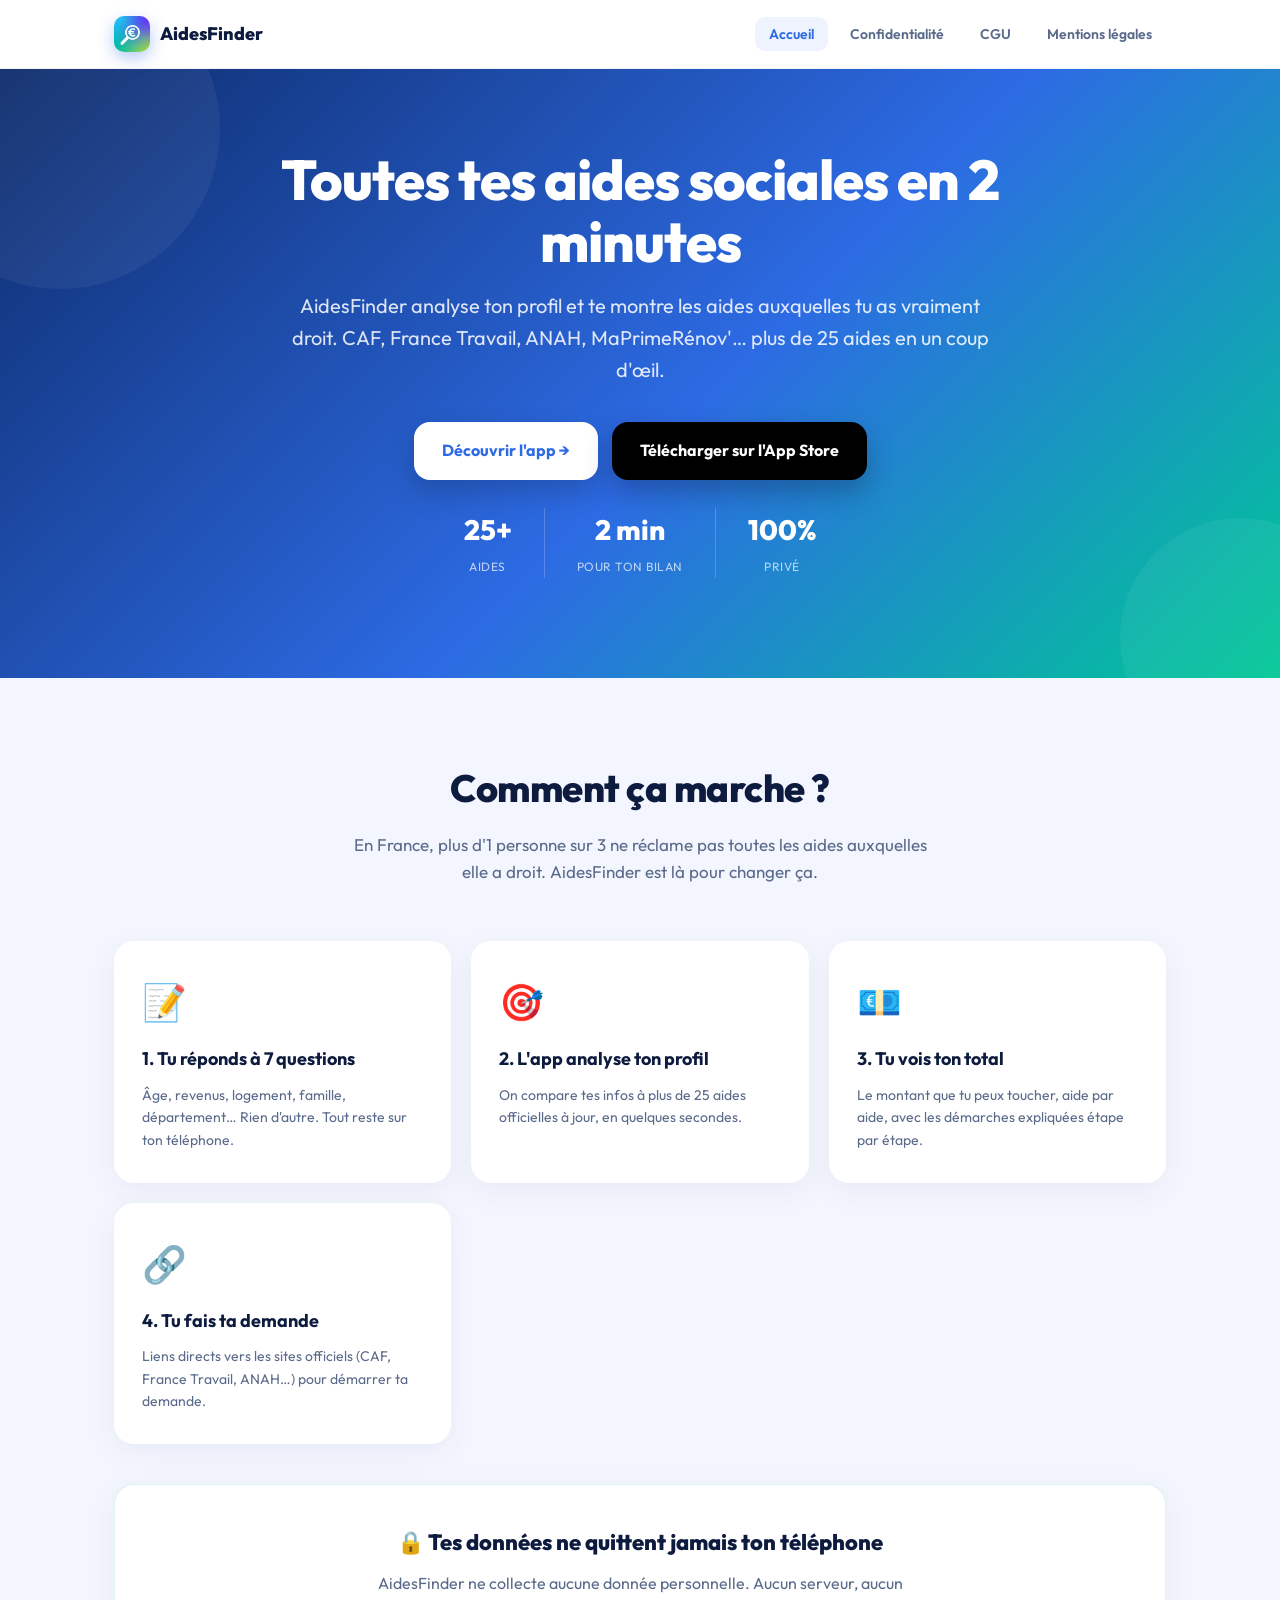
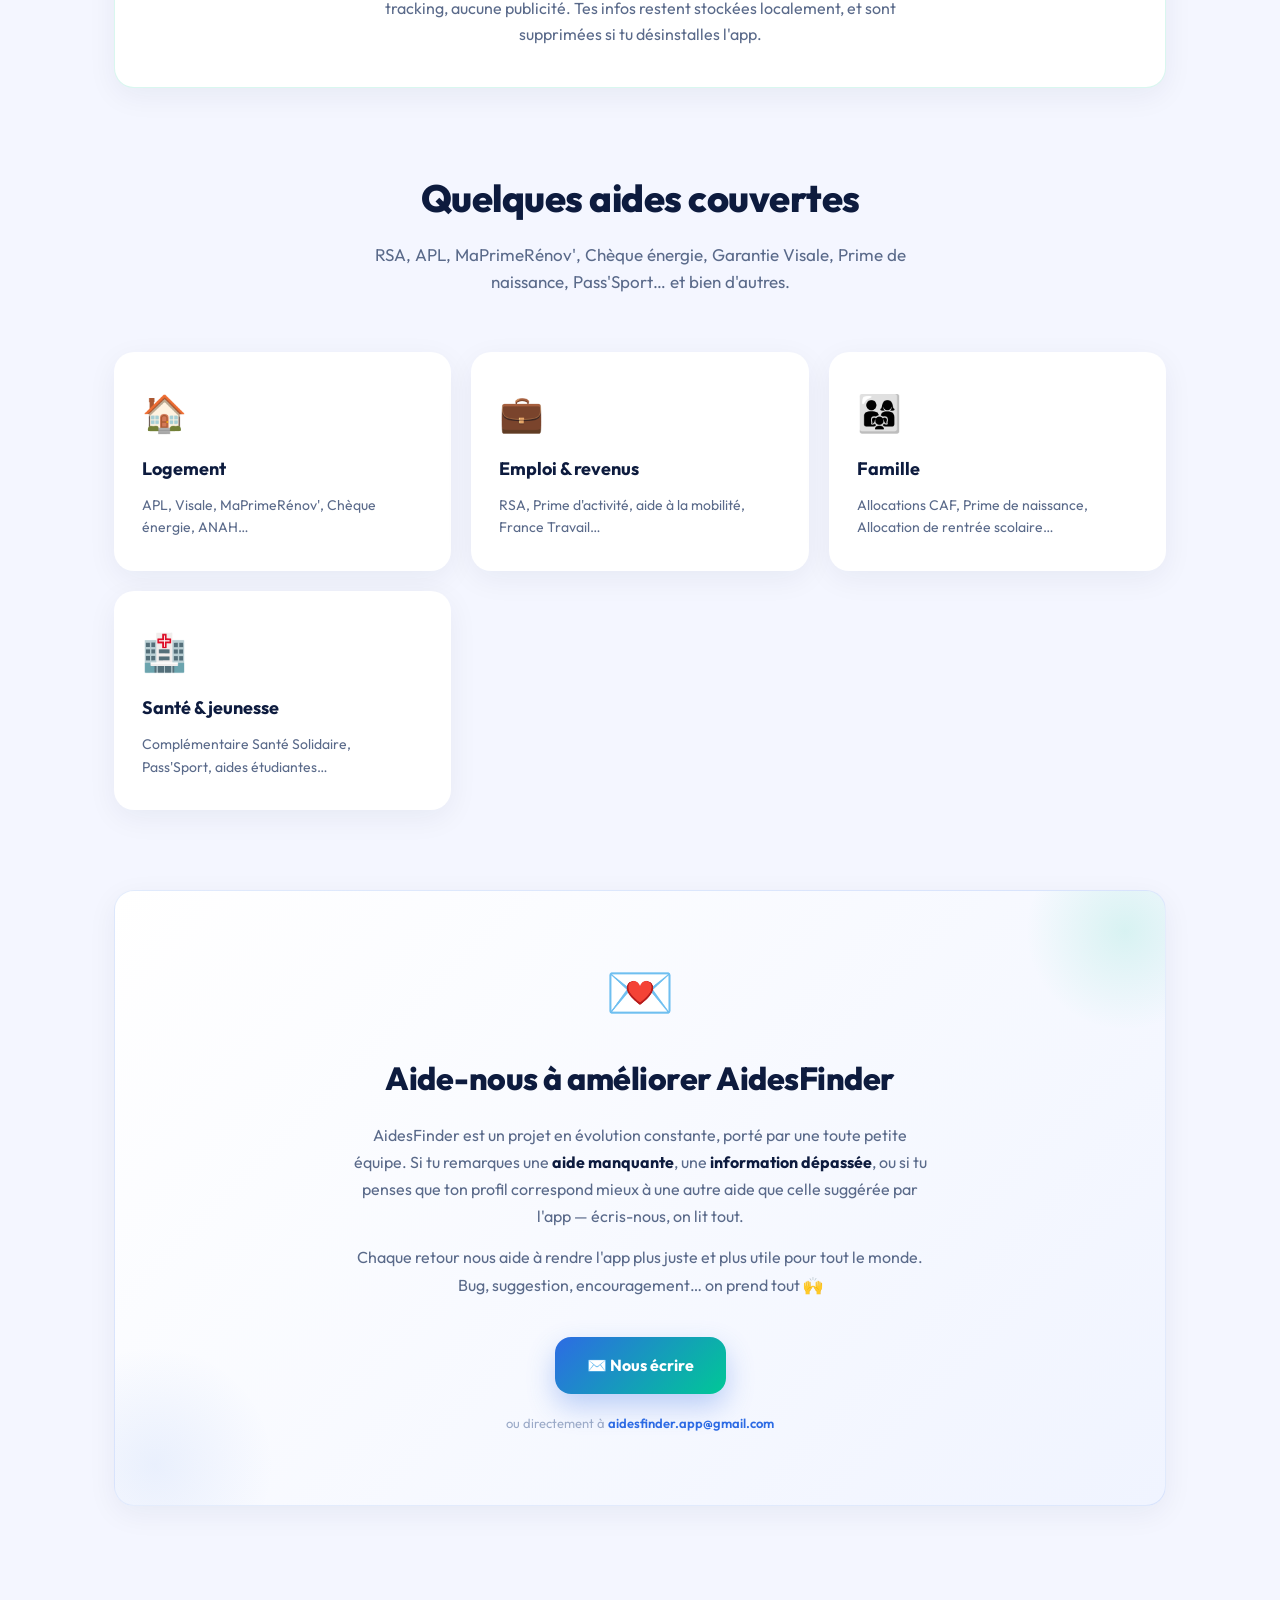
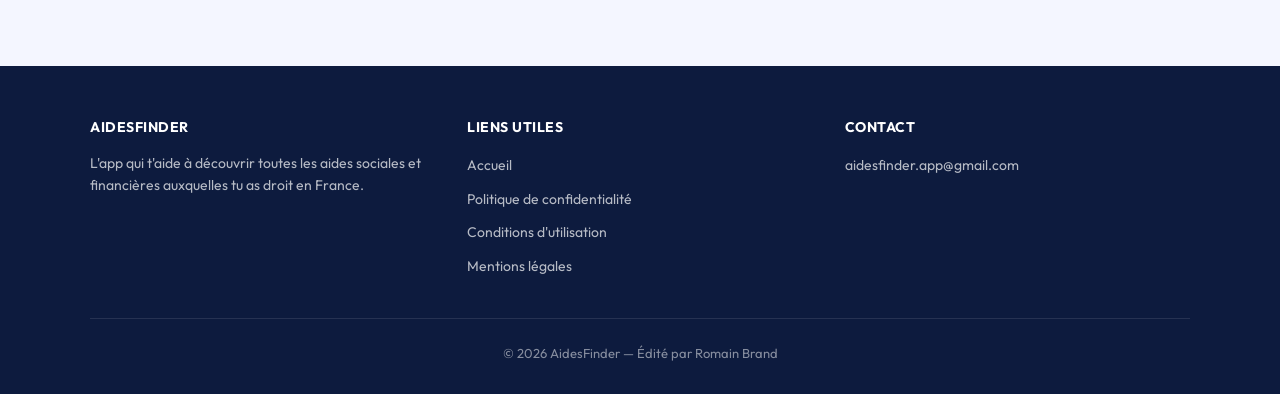
<file: index.html>
<!DOCTYPE html>
<html lang="fr">
<head>
  <meta charset="UTF-8">
  <meta name="viewport" content="width=device-width, initial-scale=1.0">
  <meta name="description" content="AidesFinder analyse ton profil en 2 minutes et te montre toutes les aides sociales et financières auxquelles tu as droit en France : RSA, APL, CAF, France Travail, ANAH et plus encore.">
  <meta name="theme-color" content="#2D6BE4">

  <title>AidesFinder — Toutes tes aides sociales en 2 minutes</title>

  <!-- Open Graph -->
  <meta property="og:title" content="AidesFinder — Toutes tes aides en 2 minutes">
  <meta property="og:description" content="Découvre les aides sociales et financières auxquelles tu as droit. 100% privé, 100% gratuit, sans inscription.">
  <meta property="og:type" content="website">
  <meta property="og:locale" content="fr_FR">

  <link rel="icon" type="image/png" href="assets/icon.png">
  <link rel="apple-touch-icon" href="assets/icon.png">
  <link rel="stylesheet" href="style.css">
</head>
<body>

  <!-- ════════ HEADER ════════ -->
  <header class="site-header">
    <nav class="nav">
      <a href="index.html" class="logo">
        <img src="assets/icon.png" alt="AidesFinder" class="logo-mark">
        <span>AidesFinder</span>
      </a>
      <ul class="nav-links">
        <li><a href="index.html" class="active">Accueil</a></li>
        <li><a href="confidentialite.html">Confidentialité</a></li>
        <li><a href="cgu.html">CGU</a></li>
        <li><a href="mentions-legales.html">Mentions légales</a></li>
      </ul>
    </nav>
  </header>

  <!-- ════════ HERO ════════ -->
  <section class="hero">
    <div class="hero-content">
      <h1>Toutes tes aides sociales en 2 minutes</h1>
      <p class="tagline">
        AidesFinder analyse ton profil et te montre les aides auxquelles tu as
        vraiment droit. CAF, France Travail, ANAH, MaPrimeRénov'… plus de 25 aides
        en un coup d'œil.
      </p>

      <div class="hero-buttons">
        <a href="#features" class="btn btn-primary">Découvrir l'app →</a>
        <a href="https://apps.apple.com/app/aidesfinder/id6761635969"
           class="btn btn-app-store"
           target="_blank"
           rel="noopener">
          Télécharger sur l'App Store
        </a>
      </div>

      <div class="hero-stats">
        <div class="hero-stat">
          <span class="hero-stat-value">25+</span>
          <span class="hero-stat-label">aides</span>
        </div>
        <div class="hero-divider"></div>
        <div class="hero-stat">
          <span class="hero-stat-value">2 min</span>
          <span class="hero-stat-label">pour ton bilan</span>
        </div>
        <div class="hero-divider"></div>
        <div class="hero-stat">
          <span class="hero-stat-value">100%</span>
          <span class="hero-stat-label">privé</span>
        </div>
      </div>
    </div>
  </section>

  <!-- ════════ FEATURES ════════ -->
  <section class="section" id="features">
    <h2 class="section-title">Comment ça marche ?</h2>
    <p class="section-subtitle">
      En France, plus d'1 personne sur 3 ne réclame pas toutes les aides
      auxquelles elle a droit. AidesFinder est là pour changer ça.
    </p>

    <div class="features-grid">
      <div class="feature-card">
        <span class="feature-emoji">📝</span>
        <h3>1. Tu réponds à 7 questions</h3>
        <p>Âge, revenus, logement, famille, département… Rien d'autre. Tout reste sur ton téléphone.</p>
      </div>

      <div class="feature-card">
        <span class="feature-emoji">🎯</span>
        <h3>2. L'app analyse ton profil</h3>
        <p>On compare tes infos à plus de 25 aides officielles à jour, en quelques secondes.</p>
      </div>

      <div class="feature-card">
        <span class="feature-emoji">💶</span>
        <h3>3. Tu vois ton total</h3>
        <p>Le montant que tu peux toucher, aide par aide, avec les démarches expliquées étape par étape.</p>
      </div>

      <div class="feature-card">
        <span class="feature-emoji">🔗</span>
        <h3>4. Tu fais ta demande</h3>
        <p>Liens directs vers les sites officiels (CAF, France Travail, ANAH…) pour démarrer ta demande.</p>
      </div>
    </div>

    <div class="trust-banner">
      <h3>🔒 Tes données ne quittent jamais ton téléphone</h3>
      <p>
        AidesFinder ne collecte aucune donnée personnelle. Aucun serveur, aucun
        tracking, aucune publicité. Tes infos restent stockées localement, et
        sont supprimées si tu désinstalles l'app.
      </p>
    </div>
  </section>

  <!-- ════════ AIDES COUVERTES ════════ -->
  <section class="section" style="padding-top: 0;">
    <h2 class="section-title">Quelques aides couvertes</h2>
    <p class="section-subtitle">
      RSA, APL, MaPrimeRénov', Chèque énergie, Garantie Visale,
      Prime de naissance, Pass'Sport… et bien d'autres.
    </p>

    <div class="features-grid">
      <div class="feature-card">
        <span class="feature-emoji">🏠</span>
        <h3>Logement</h3>
        <p>APL, Visale, MaPrimeRénov', Chèque énergie, ANAH…</p>
      </div>
      <div class="feature-card">
        <span class="feature-emoji">💼</span>
        <h3>Emploi & revenus</h3>
        <p>RSA, Prime d'activité, aide à la mobilité, France Travail…</p>
      </div>
      <div class="feature-card">
        <span class="feature-emoji">👨‍👩‍👧</span>
        <h3>Famille</h3>
        <p>Allocations CAF, Prime de naissance, Allocation de rentrée scolaire…</p>
      </div>
      <div class="feature-card">
        <span class="feature-emoji">🏥</span>
        <h3>Santé & jeunesse</h3>
        <p>Complémentaire Santé Solidaire, Pass'Sport, aides étudiantes…</p>
      </div>
    </div>
  </section>

  <!-- ════════ AIDE-NOUS À AMÉLIORER ════════ -->
  <section class="section community-section">
    <div class="community-card">
      <span class="community-emoji">💌</span>
      <h2>Aide-nous à améliorer AidesFinder</h2>
      <p>
        AidesFinder est un projet en évolution constante, porté par une toute
        petite équipe. Si tu remarques une <strong>aide manquante</strong>, une
        <strong>information dépassée</strong>, ou si tu penses que ton profil
        correspond mieux à une autre aide que celle suggérée par l'app —
        écris-nous, on lit tout.
      </p>
      <p>
        Chaque retour nous aide à rendre l'app plus juste et plus utile pour
        tout le monde. Bug, suggestion, encouragement… on prend tout 🙌
      </p>
      <a href="mailto:aidesfinder.app@gmail.com?subject=Retour%20sur%20AidesFinder"
         class="btn btn-community">
        ✉️ Nous écrire
      </a>
      <p class="community-email">
        ou directement à
        <a href="mailto:aidesfinder.app@gmail.com">aidesfinder.app@gmail.com</a>
      </p>
    </div>
  </section>

  <!-- ════════ FOOTER ════════ -->
  <footer class="site-footer">
    <div class="footer-inner">
      <div class="footer-col">
        <h4>AidesFinder</h4>
        <p style="font-size: 14px; line-height: 1.6;">
          L'app qui t'aide à découvrir toutes les aides sociales et financières
          auxquelles tu as droit en France.
        </p>
      </div>

      <div class="footer-col">
        <h4>Liens utiles</h4>
        <ul>
          <li><a href="index.html">Accueil</a></li>
          <li><a href="confidentialite.html">Politique de confidentialité</a></li>
          <li><a href="cgu.html">Conditions d'utilisation</a></li>
          <li><a href="mentions-legales.html">Mentions légales</a></li>
        </ul>
      </div>

      <div class="footer-col">
        <h4>Contact</h4>
        <ul>
          <li><a href="mailto:aidesfinder.app@gmail.com">aidesfinder.app@gmail.com</a></li>
        </ul>
      </div>
    </div>

    <div class="footer-bottom">
      © 2026 AidesFinder — Édité par Romain Brand
    </div>
  </footer>

</body>
</html>
</file>
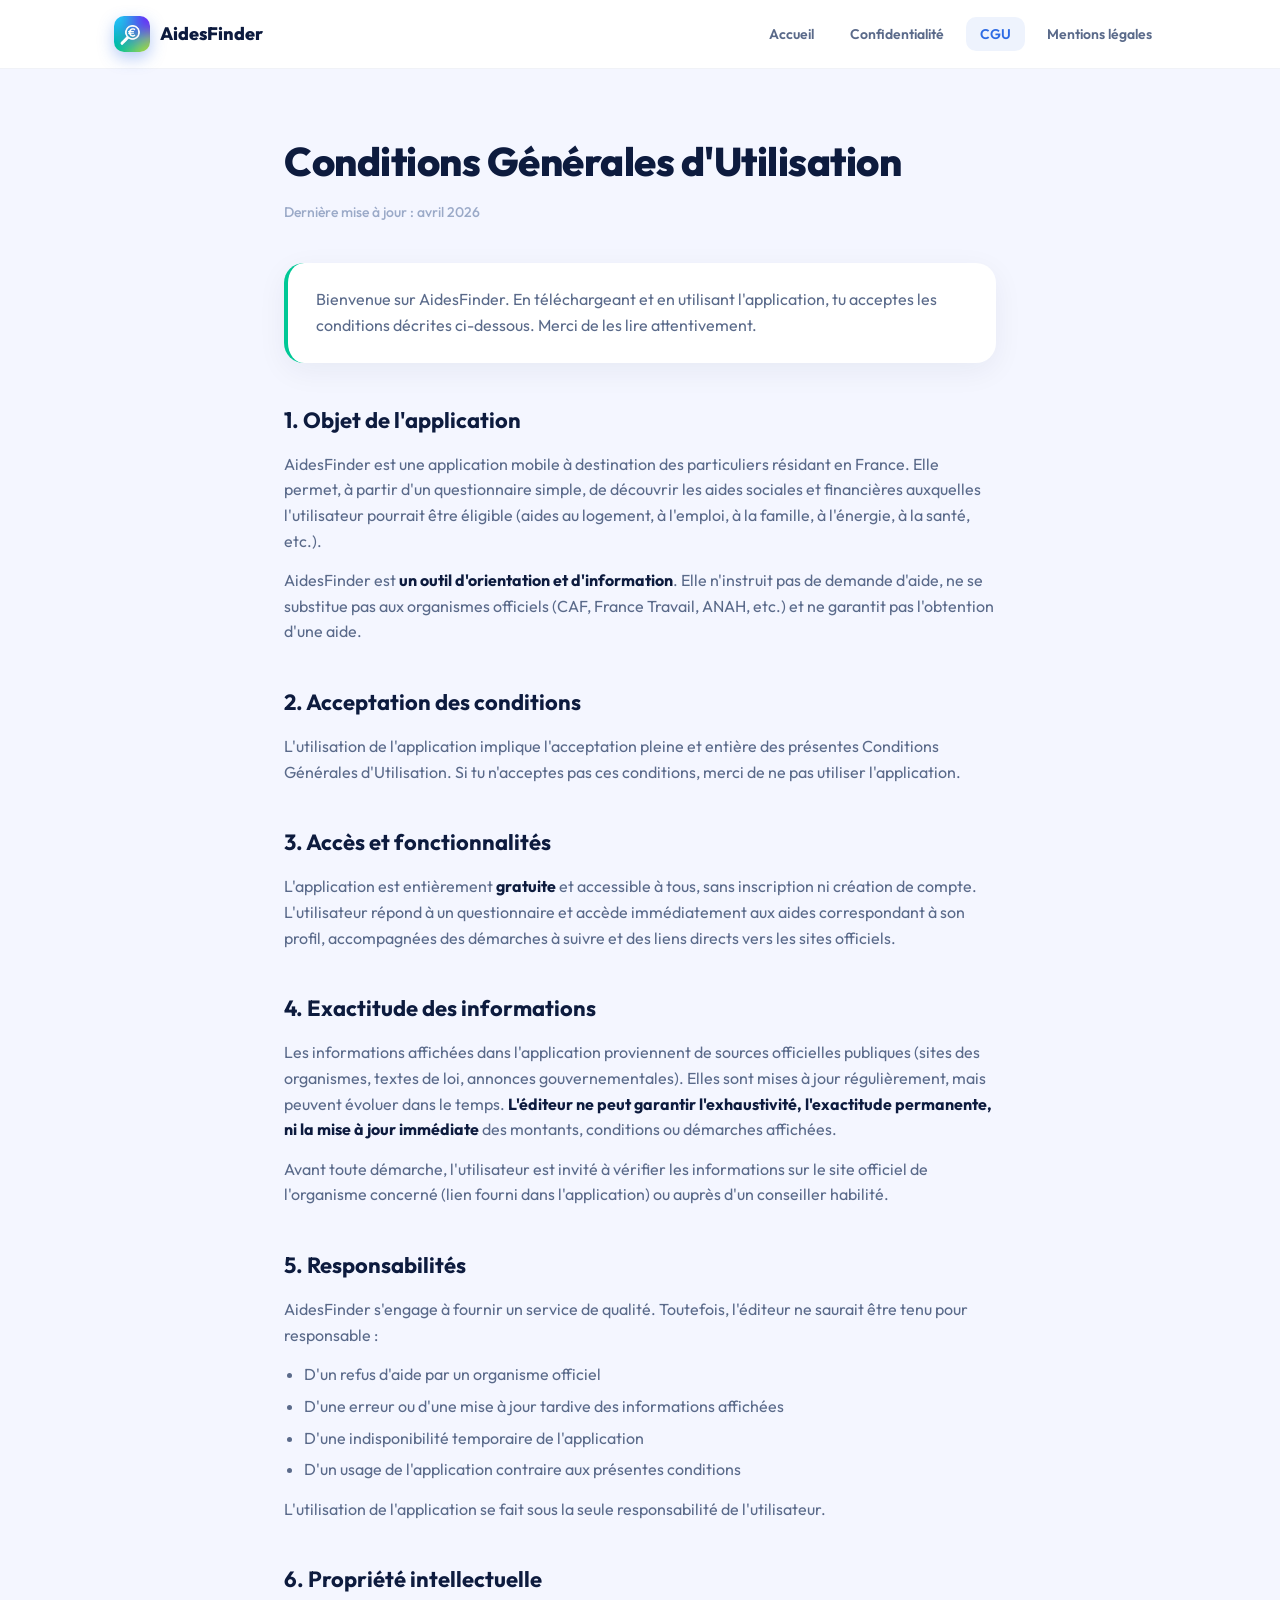
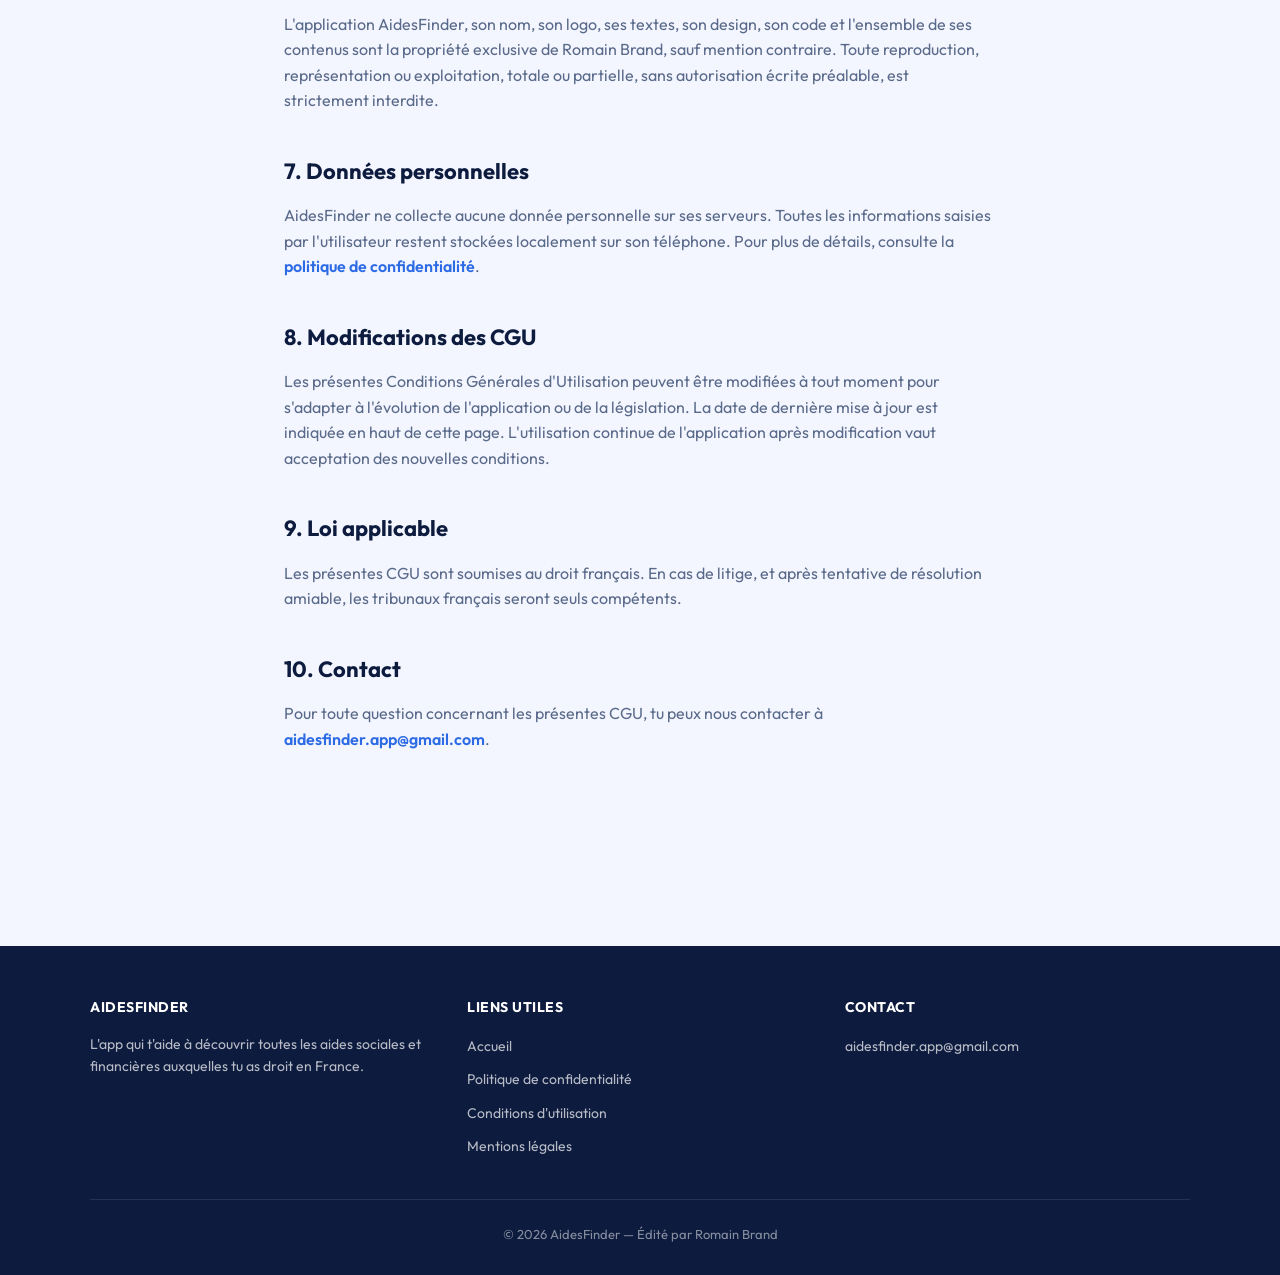
<file: cgu.html>
<!DOCTYPE html>
<html lang="fr">
<head>
  <meta charset="UTF-8">
  <meta name="viewport" content="width=device-width, initial-scale=1.0">
  <meta name="description" content="Conditions Générales d'Utilisation de l'application AidesFinder.">
  <meta name="theme-color" content="#2D6BE4">
  <title>Conditions d'utilisation — AidesFinder</title>
  <link rel="icon" type="image/png" href="assets/icon.png">
  <link rel="apple-touch-icon" href="assets/icon.png">
  <link rel="stylesheet" href="style.css">
</head>
<body>

  <!-- ════════ HEADER ════════ -->
  <header class="site-header">
    <nav class="nav">
      <a href="index.html" class="logo">
        <img src="assets/icon.png" alt="AidesFinder" class="logo-mark">
        <span>AidesFinder</span>
      </a>
      <ul class="nav-links">
        <li><a href="index.html">Accueil</a></li>
        <li><a href="confidentialite.html">Confidentialité</a></li>
        <li><a href="cgu.html" class="active">CGU</a></li>
        <li><a href="mentions-legales.html">Mentions légales</a></li>
      </ul>
    </nav>
  </header>

  <!-- ════════ CONTENU ════════ -->
  <main class="legal-page">
    <h1>Conditions Générales d'Utilisation</h1>
    <p class="updated">Dernière mise à jour : avril 2026</p>

    <div class="callout">
      <p>
        Bienvenue sur AidesFinder. En téléchargeant et en utilisant l'application,
        tu acceptes les conditions décrites ci-dessous. Merci de les lire
        attentivement.
      </p>
    </div>

    <h2>1. Objet de l'application</h2>
    <p>
      AidesFinder est une application mobile à destination des particuliers
      résidant en France. Elle permet, à partir d'un questionnaire simple, de
      découvrir les aides sociales et financières auxquelles l'utilisateur
      pourrait être éligible (aides au logement, à l'emploi, à la famille, à
      l'énergie, à la santé, etc.).
    </p>
    <p>
      AidesFinder est <strong>un outil d'orientation et d'information</strong>.
      Elle n'instruit pas de demande d'aide, ne se substitue pas aux organismes
      officiels (CAF, France Travail, ANAH, etc.) et ne garantit pas l'obtention
      d'une aide.
    </p>

    <h2>2. Acceptation des conditions</h2>
    <p>
      L'utilisation de l'application implique l'acceptation pleine et entière
      des présentes Conditions Générales d'Utilisation. Si tu n'acceptes pas
      ces conditions, merci de ne pas utiliser l'application.
    </p>

    <h2>3. Accès et fonctionnalités</h2>
    <p>
      L'application est entièrement <strong>gratuite</strong> et accessible à
      tous, sans inscription ni création de compte. L'utilisateur répond à un
      questionnaire et accède immédiatement aux aides correspondant à son
      profil, accompagnées des démarches à suivre et des liens directs vers
      les sites officiels.
    </p>

    <h2>4. Exactitude des informations</h2>
    <p>
      Les informations affichées dans l'application proviennent de sources
      officielles publiques (sites des organismes, textes de loi, annonces
      gouvernementales). Elles sont mises à jour régulièrement, mais peuvent
      évoluer dans le temps. <strong>L'éditeur ne peut garantir l'exhaustivité,
      l'exactitude permanente, ni la mise à jour immédiate</strong> des montants,
      conditions ou démarches affichées.
    </p>
    <p>
      Avant toute démarche, l'utilisateur est invité à vérifier les informations
      sur le site officiel de l'organisme concerné (lien fourni dans
      l'application) ou auprès d'un conseiller habilité.
    </p>

    <h2>5. Responsabilités</h2>
    <p>
      AidesFinder s'engage à fournir un service de qualité. Toutefois, l'éditeur
      ne saurait être tenu pour responsable :
    </p>
    <ul>
      <li>D'un refus d'aide par un organisme officiel</li>
      <li>D'une erreur ou d'une mise à jour tardive des informations affichées</li>
      <li>D'une indisponibilité temporaire de l'application</li>
      <li>D'un usage de l'application contraire aux présentes conditions</li>
    </ul>
    <p>
      L'utilisation de l'application se fait sous la seule responsabilité de
      l'utilisateur.
    </p>

    <h2>6. Propriété intellectuelle</h2>
    <p>
      L'application AidesFinder, son nom, son logo, ses textes, son design,
      son code et l'ensemble de ses contenus sont la propriété exclusive de
      Romain Brand, sauf mention contraire. Toute reproduction, représentation
      ou exploitation, totale ou partielle, sans autorisation écrite préalable,
      est strictement interdite.
    </p>

    <h2>7. Données personnelles</h2>
    <p>
      AidesFinder ne collecte aucune donnée personnelle sur ses serveurs. Toutes
      les informations saisies par l'utilisateur restent stockées localement
      sur son téléphone. Pour plus de détails, consulte la
      <a href="confidentialite.html">politique de confidentialité</a>.
    </p>

    <h2>8. Modifications des CGU</h2>
    <p>
      Les présentes Conditions Générales d'Utilisation peuvent être modifiées
      à tout moment pour s'adapter à l'évolution de l'application ou de la
      législation. La date de dernière mise à jour est indiquée en haut de
      cette page. L'utilisation continue de l'application après modification
      vaut acceptation des nouvelles conditions.
    </p>

    <h2>9. Loi applicable</h2>
    <p>
      Les présentes CGU sont soumises au droit français. En cas de litige, et
      après tentative de résolution amiable, les tribunaux français seront
      seuls compétents.
    </p>

    <h2>10. Contact</h2>
    <p>
      Pour toute question concernant les présentes CGU, tu peux nous contacter à
      <a href="mailto:aidesfinder.app@gmail.com">aidesfinder.app@gmail.com</a>.
    </p>
  </main>

  <!-- ════════ FOOTER ════════ -->
  <footer class="site-footer">
    <div class="footer-inner">
      <div class="footer-col">
        <h4>AidesFinder</h4>
        <p style="font-size: 14px; line-height: 1.6;">
          L'app qui t'aide à découvrir toutes les aides sociales et financières
          auxquelles tu as droit en France.
        </p>
      </div>
      <div class="footer-col">
        <h4>Liens utiles</h4>
        <ul>
          <li><a href="index.html">Accueil</a></li>
          <li><a href="confidentialite.html">Politique de confidentialité</a></li>
          <li><a href="cgu.html">Conditions d'utilisation</a></li>
          <li><a href="mentions-legales.html">Mentions légales</a></li>
        </ul>
      </div>
      <div class="footer-col">
        <h4>Contact</h4>
        <ul>
          <li><a href="mailto:aidesfinder.app@gmail.com">aidesfinder.app@gmail.com</a></li>
        </ul>
      </div>
    </div>
    <div class="footer-bottom">
      © 2026 AidesFinder — Édité par Romain Brand
    </div>
  </footer>

</body>
</html>
</file>
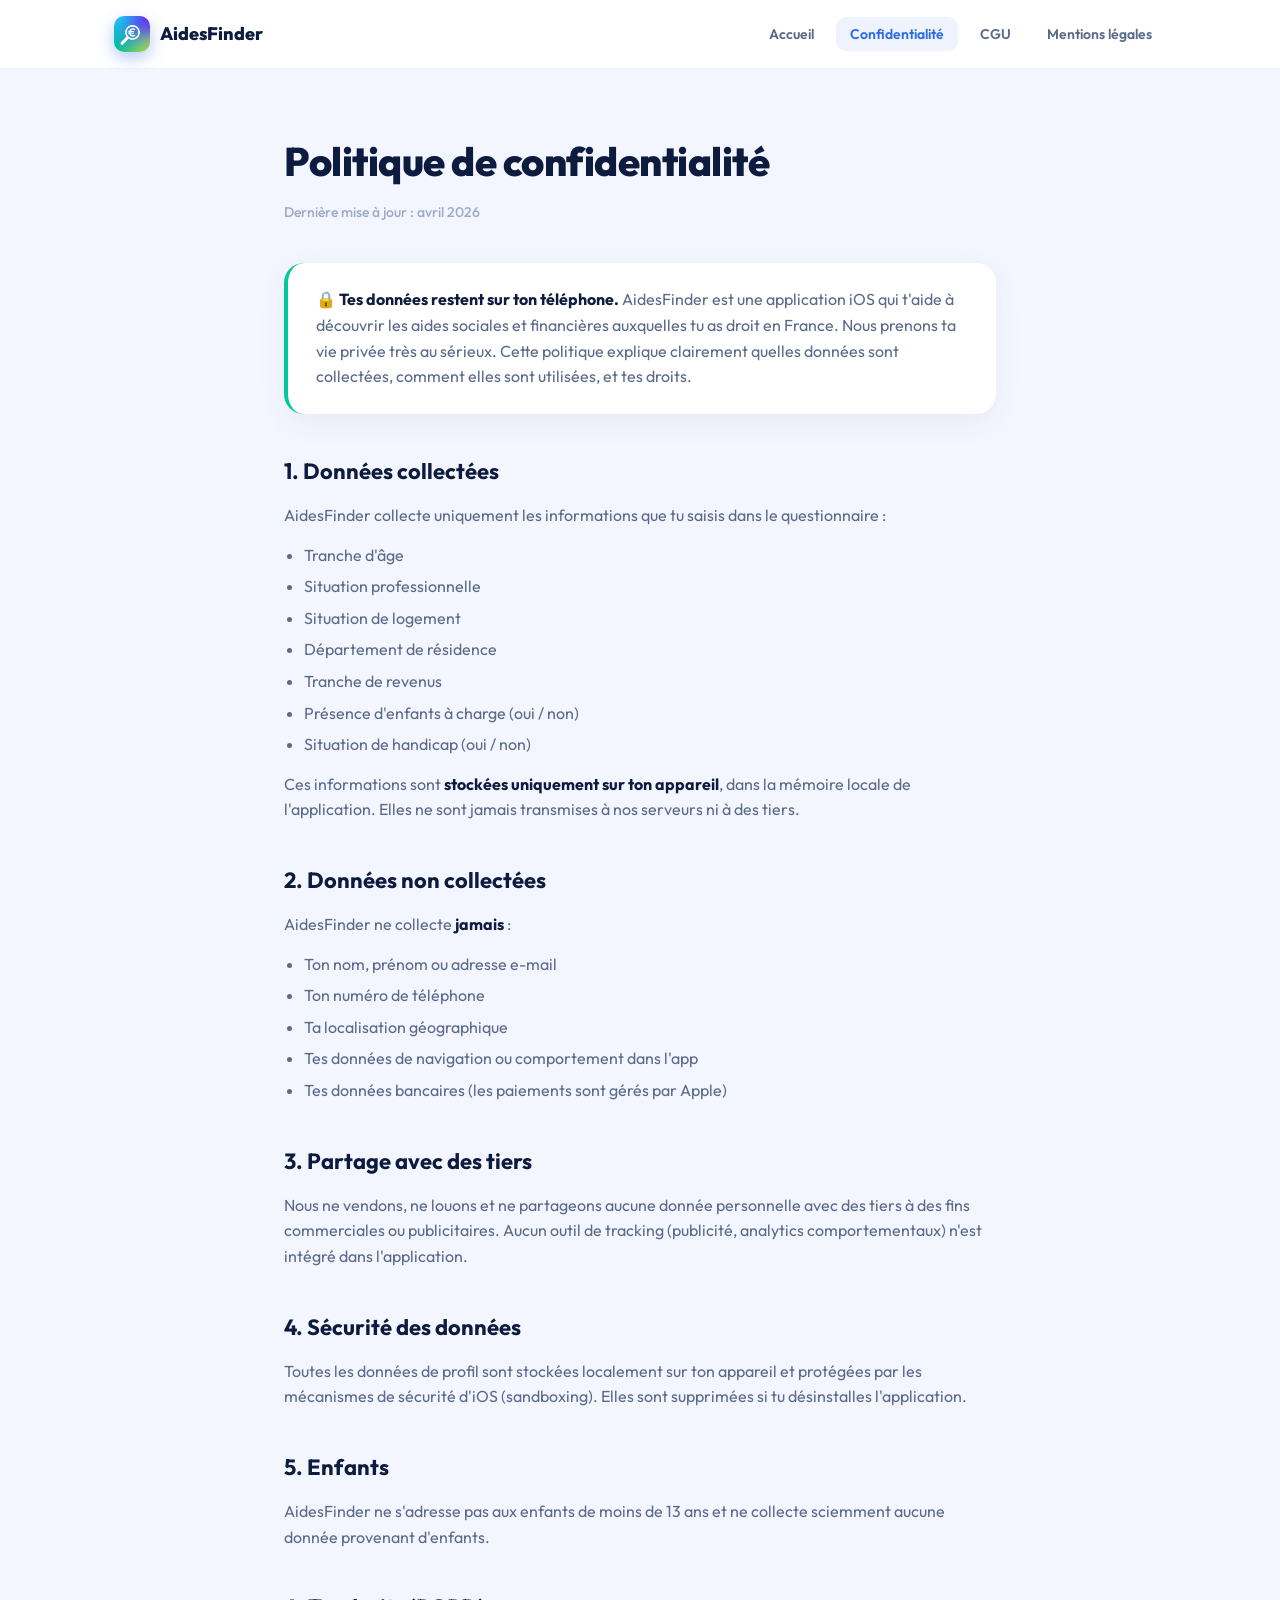
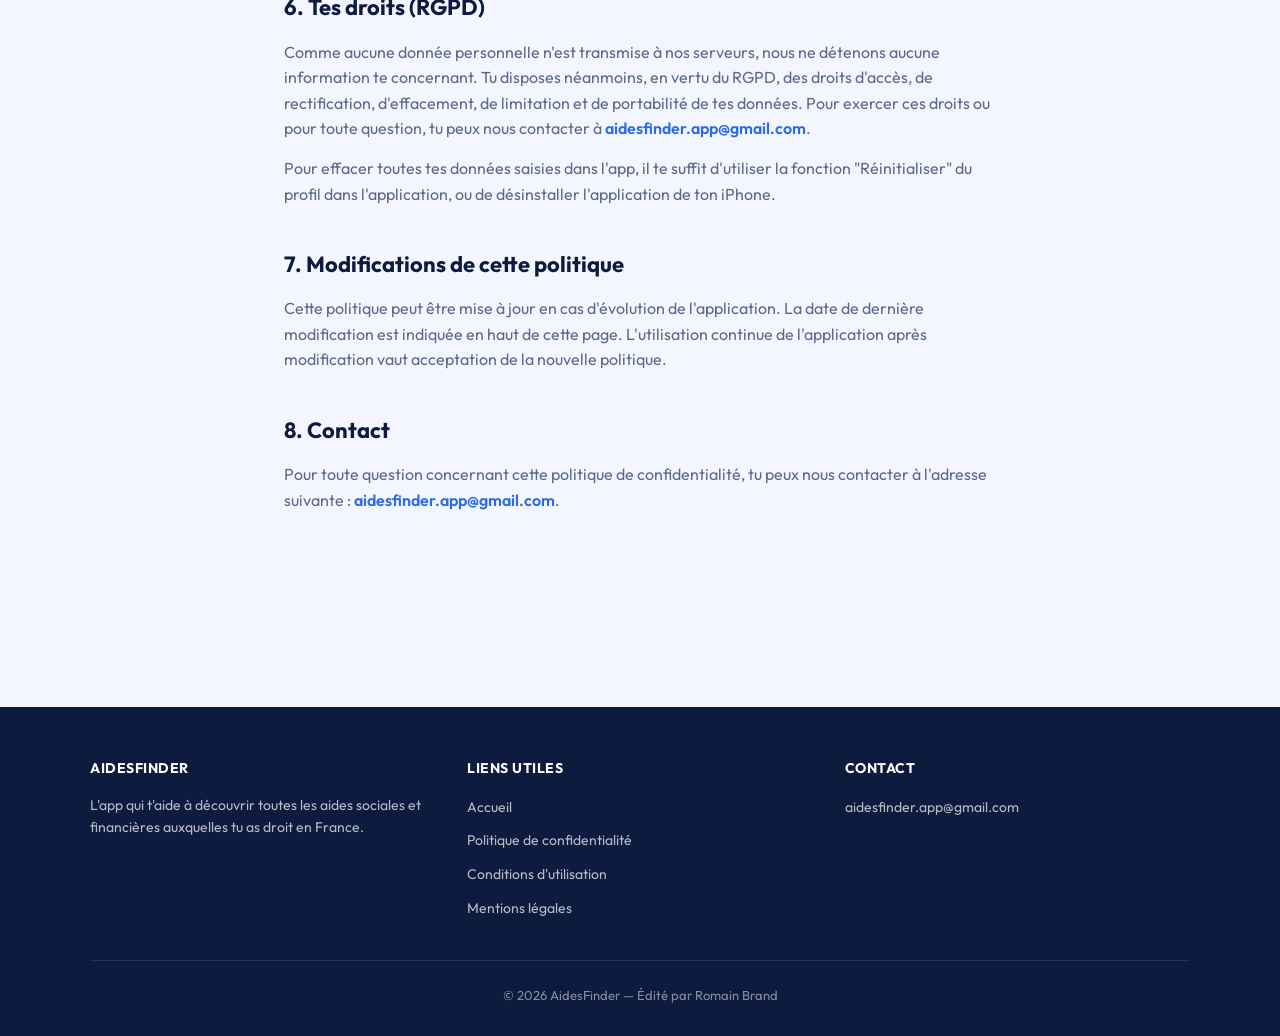
<file: confidentialite.html>
<!DOCTYPE html>
<html lang="fr">
<head>
  <meta charset="UTF-8">
  <meta name="viewport" content="width=device-width, initial-scale=1.0">
  <meta name="description" content="Politique de confidentialité de l'application AidesFinder. Quelles données sont collectées, comment elles sont utilisées, et tes droits.">
  <meta name="theme-color" content="#2D6BE4">
  <title>Politique de confidentialité — AidesFinder</title>
  <link rel="icon" type="image/png" href="assets/icon.png">
  <link rel="apple-touch-icon" href="assets/icon.png">
  <link rel="stylesheet" href="style.css">
</head>
<body>

  <!-- ════════ HEADER ════════ -->
  <header class="site-header">
    <nav class="nav">
      <a href="index.html" class="logo">
        <img src="assets/icon.png" alt="AidesFinder" class="logo-mark">
        <span>AidesFinder</span>
      </a>
      <ul class="nav-links">
        <li><a href="index.html">Accueil</a></li>
        <li><a href="confidentialite.html" class="active">Confidentialité</a></li>
        <li><a href="cgu.html">CGU</a></li>
        <li><a href="mentions-legales.html">Mentions légales</a></li>
      </ul>
    </nav>
  </header>

  <!-- ════════ CONTENU ════════ -->
  <main class="legal-page">
    <h1>Politique de confidentialité</h1>
    <p class="updated">Dernière mise à jour : avril 2026</p>

    <div class="callout">
      <p>
        🔒 <strong>Tes données restent sur ton téléphone.</strong>
        AidesFinder est une application iOS qui t'aide à découvrir les aides
        sociales et financières auxquelles tu as droit en France. Nous prenons
        ta vie privée très au sérieux. Cette politique explique clairement
        quelles données sont collectées, comment elles sont utilisées, et tes droits.
      </p>
    </div>

    <h2>1. Données collectées</h2>
    <p>AidesFinder collecte uniquement les informations que tu saisis dans le questionnaire :</p>
    <ul>
      <li>Tranche d'âge</li>
      <li>Situation professionnelle</li>
      <li>Situation de logement</li>
      <li>Département de résidence</li>
      <li>Tranche de revenus</li>
      <li>Présence d'enfants à charge (oui / non)</li>
      <li>Situation de handicap (oui / non)</li>
    </ul>
    <p>
      Ces informations sont <strong>stockées uniquement sur ton appareil</strong>,
      dans la mémoire locale de l'application. Elles ne sont jamais transmises
      à nos serveurs ni à des tiers.
    </p>

    <h2>2. Données non collectées</h2>
    <p>AidesFinder ne collecte <strong>jamais</strong> :</p>
    <ul>
      <li>Ton nom, prénom ou adresse e-mail</li>
      <li>Ton numéro de téléphone</li>
      <li>Ta localisation géographique</li>
      <li>Tes données de navigation ou comportement dans l'app</li>
      <li>Tes données bancaires (les paiements sont gérés par Apple)</li>
    </ul>

    <h2>3. Partage avec des tiers</h2>
    <p>
      Nous ne vendons, ne louons et ne partageons aucune donnée personnelle
      avec des tiers à des fins commerciales ou publicitaires. Aucun outil
      de tracking (publicité, analytics comportementaux) n'est intégré dans l'application.
    </p>

    <h2>4. Sécurité des données</h2>
    <p>
      Toutes les données de profil sont stockées localement sur ton appareil
      et protégées par les mécanismes de sécurité d'iOS (sandboxing). Elles
      sont supprimées si tu désinstalles l'application.
    </p>

    <h2>5. Enfants</h2>
    <p>
      AidesFinder ne s'adresse pas aux enfants de moins de 13 ans et ne
      collecte sciemment aucune donnée provenant d'enfants.
    </p>

    <h2>6. Tes droits (RGPD)</h2>
    <p>
      Comme aucune donnée personnelle n'est transmise à nos serveurs, nous ne
      détenons aucune information te concernant. Tu disposes néanmoins, en vertu
      du RGPD, des droits d'accès, de rectification, d'effacement, de limitation
      et de portabilité de tes données. Pour exercer ces droits ou pour toute
      question, tu peux nous contacter à
      <a href="mailto:aidesfinder.app@gmail.com">aidesfinder.app@gmail.com</a>.
    </p>
    <p>
      Pour effacer toutes tes données saisies dans l'app, il te suffit d'utiliser
      la fonction "Réinitialiser" du profil dans l'application, ou de désinstaller
      l'application de ton iPhone.
    </p>

    <h2>7. Modifications de cette politique</h2>
    <p>
      Cette politique peut être mise à jour en cas d'évolution de l'application.
      La date de dernière modification est indiquée en haut de cette page.
      L'utilisation continue de l'application après modification vaut acceptation
      de la nouvelle politique.
    </p>

    <h2>8. Contact</h2>
    <p>
      Pour toute question concernant cette politique de confidentialité, tu peux
      nous contacter à l'adresse suivante :
      <a href="mailto:aidesfinder.app@gmail.com">aidesfinder.app@gmail.com</a>.
    </p>
  </main>

  <!-- ════════ FOOTER ════════ -->
  <footer class="site-footer">
    <div class="footer-inner">
      <div class="footer-col">
        <h4>AidesFinder</h4>
        <p style="font-size: 14px; line-height: 1.6;">
          L'app qui t'aide à découvrir toutes les aides sociales et financières
          auxquelles tu as droit en France.
        </p>
      </div>
      <div class="footer-col">
        <h4>Liens utiles</h4>
        <ul>
          <li><a href="index.html">Accueil</a></li>
          <li><a href="confidentialite.html">Politique de confidentialité</a></li>
          <li><a href="cgu.html">Conditions d'utilisation</a></li>
          <li><a href="mentions-legales.html">Mentions légales</a></li>
        </ul>
      </div>
      <div class="footer-col">
        <h4>Contact</h4>
        <ul>
          <li><a href="mailto:aidesfinder.app@gmail.com">aidesfinder.app@gmail.com</a></li>
        </ul>
      </div>
    </div>
    <div class="footer-bottom">
      © 2026 AidesFinder — Édité par Romain Brand
    </div>
  </footer>

</body>
</html>
</file>
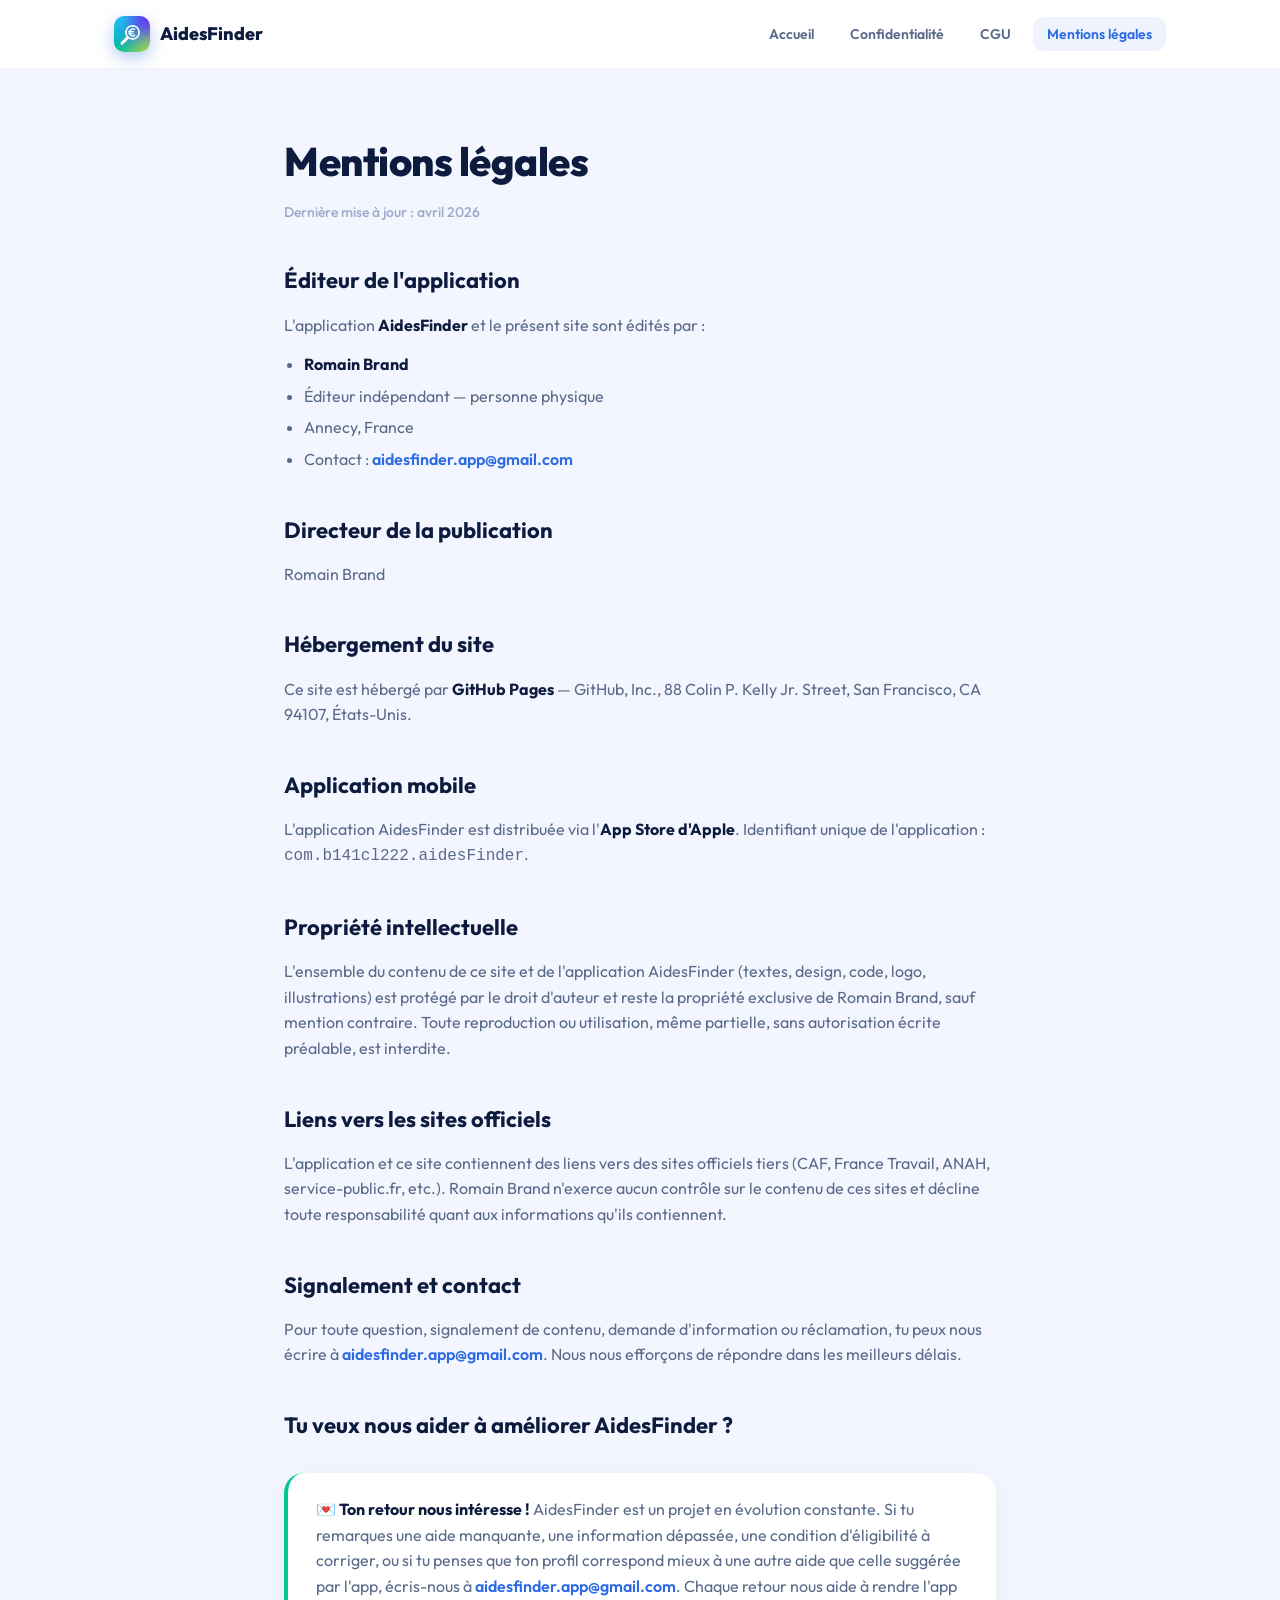
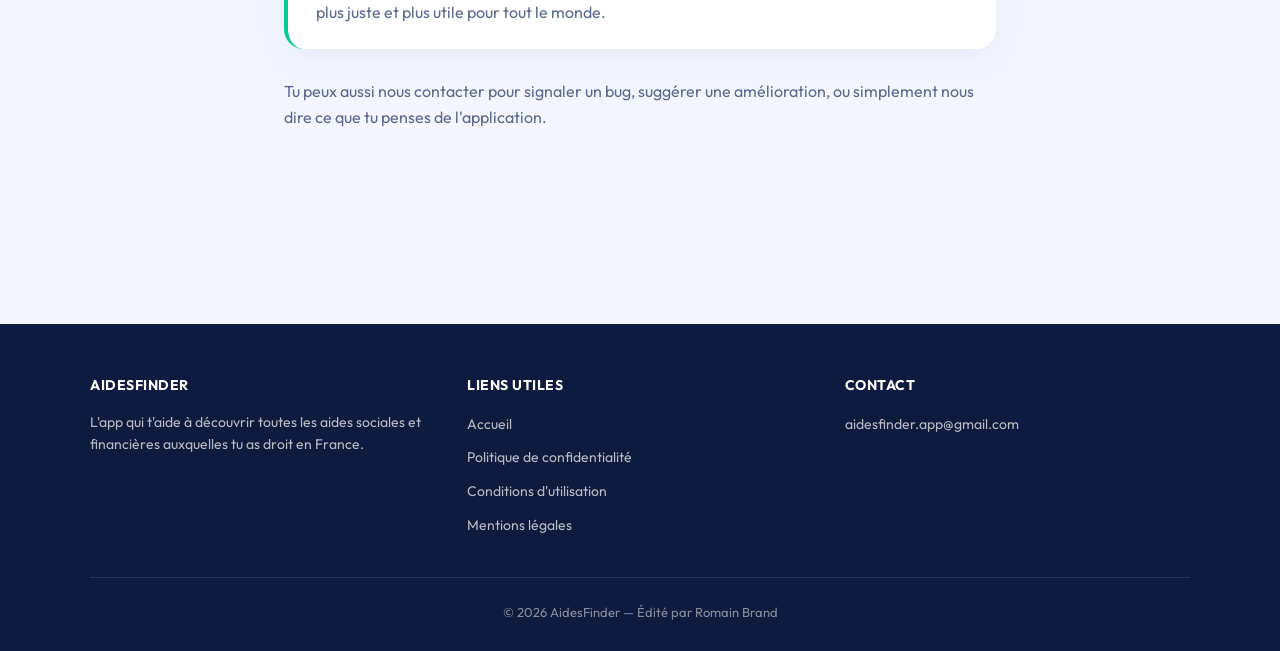
<file: mentions-legales.html>
<!DOCTYPE html>
<html lang="fr">
<head>
  <meta charset="UTF-8">
  <meta name="viewport" content="width=device-width, initial-scale=1.0">
  <meta name="description" content="Mentions légales de l'application AidesFinder.">
  <meta name="theme-color" content="#2D6BE4">
  <title>Mentions légales — AidesFinder</title>
  <link rel="icon" type="image/png" href="assets/icon.png">
  <link rel="apple-touch-icon" href="assets/icon.png">
  <link rel="stylesheet" href="style.css">
</head>
<body>

  <!-- ════════ HEADER ════════ -->
  <header class="site-header">
    <nav class="nav">
      <a href="index.html" class="logo">
        <img src="assets/icon.png" alt="AidesFinder" class="logo-mark">
        <span>AidesFinder</span>
      </a>
      <ul class="nav-links">
        <li><a href="index.html">Accueil</a></li>
        <li><a href="confidentialite.html">Confidentialité</a></li>
        <li><a href="cgu.html">CGU</a></li>
        <li><a href="mentions-legales.html" class="active">Mentions légales</a></li>
      </ul>
    </nav>
  </header>

  <!-- ════════ CONTENU ════════ -->
  <main class="legal-page">
    <h1>Mentions légales</h1>
    <p class="updated">Dernière mise à jour : avril 2026</p>

    <h2>Éditeur de l'application</h2>
    <p>
      L'application <strong>AidesFinder</strong> et le présent site sont édités par :
    </p>
    <ul>
      <li><strong>Romain Brand</strong></li>
      <li>Éditeur indépendant — personne physique</li>
      <li>Annecy, France</li>
      <li>Contact : <a href="mailto:aidesfinder.app@gmail.com">aidesfinder.app@gmail.com</a></li>
    </ul>

    <h2>Directeur de la publication</h2>
    <p>Romain Brand</p>

    <h2>Hébergement du site</h2>
    <p>
      Ce site est hébergé par <strong>GitHub Pages</strong> — GitHub, Inc.,
      88 Colin P. Kelly Jr. Street, San Francisco, CA 94107, États-Unis.
    </p>

    <h2>Application mobile</h2>
    <p>
      L'application AidesFinder est distribuée via l'<strong>App Store d'Apple</strong>.
      Identifiant unique de l'application : <code>com.b141cl222.aidesFinder</code>.
    </p>

    <h2>Propriété intellectuelle</h2>
    <p>
      L'ensemble du contenu de ce site et de l'application AidesFinder (textes,
      design, code, logo, illustrations) est protégé par le droit d'auteur et
      reste la propriété exclusive de Romain Brand, sauf mention contraire.
      Toute reproduction ou utilisation, même partielle, sans autorisation
      écrite préalable, est interdite.
    </p>

    <h2>Liens vers les sites officiels</h2>
    <p>
      L'application et ce site contiennent des liens vers des sites officiels
      tiers (CAF, France Travail, ANAH, service-public.fr, etc.). Romain Brand
      n'exerce aucun contrôle sur le contenu de ces sites et décline toute
      responsabilité quant aux informations qu'ils contiennent.
    </p>

    <h2>Signalement et contact</h2>
    <p>
      Pour toute question, signalement de contenu, demande d'information ou
      réclamation, tu peux nous écrire à
      <a href="mailto:aidesfinder.app@gmail.com">aidesfinder.app@gmail.com</a>.
      Nous nous efforçons de répondre dans les meilleurs délais.
    </p>

    <h2>Tu veux nous aider à améliorer AidesFinder ?</h2>
    <div class="callout">
      <p>
        💌 <strong>Ton retour nous intéresse !</strong>
        AidesFinder est un projet en évolution constante. Si tu remarques une
        aide manquante, une information dépassée, une condition d'éligibilité
        à corriger, ou si tu penses que ton profil correspond mieux à une autre
        aide que celle suggérée par l'app, écris-nous à
        <a href="mailto:aidesfinder.app@gmail.com">aidesfinder.app@gmail.com</a>.
        Chaque retour nous aide à rendre l'app plus juste et plus utile pour
        tout le monde.
      </p>
    </div>
    <p>
      Tu peux aussi nous contacter pour signaler un bug, suggérer une
      amélioration, ou simplement nous dire ce que tu penses de l'application.
    </p>
  </main>

  <!-- ════════ FOOTER ════════ -->
  <footer class="site-footer">
    <div class="footer-inner">
      <div class="footer-col">
        <h4>AidesFinder</h4>
        <p style="font-size: 14px; line-height: 1.6;">
          L'app qui t'aide à découvrir toutes les aides sociales et financières
          auxquelles tu as droit en France.
        </p>
      </div>
      <div class="footer-col">
        <h4>Liens utiles</h4>
        <ul>
          <li><a href="index.html">Accueil</a></li>
          <li><a href="confidentialite.html">Politique de confidentialité</a></li>
          <li><a href="cgu.html">Conditions d'utilisation</a></li>
          <li><a href="mentions-legales.html">Mentions légales</a></li>
        </ul>
      </div>
      <div class="footer-col">
        <h4>Contact</h4>
        <ul>
          <li><a href="mailto:aidesfinder.app@gmail.com">aidesfinder.app@gmail.com</a></li>
        </ul>
      </div>
    </div>
    <div class="footer-bottom">
      © 2026 AidesFinder — Édité par Romain Brand
    </div>
  </footer>

</body>
</html>
</file>
<file: style.css>
/* ════════════════════════════════════════
   AidesFinder — Site officiel
   Styles partagés
   ════════════════════════════════════════ */

@import url('https://fonts.googleapis.com/css2?family=Outfit:wght@400;500;600;700;800&display=swap');

:root {
  --primary: #2D6BE4;
  --primary-dark: #1A3F8F;
  --secondary: #00C896;
  --accent: #FF6B35;

  --bg: #F4F6FF;
  --card: #FFFFFF;

  --text-dark: #0D1B3E;
  --text-mid: #5A6A8A;
  --text-light: #9BAAC8;

  --radius: 20px;
  --radius-sm: 12px;
  --shadow: 0 8px 30px rgba(13, 27, 62, 0.06);
  --shadow-lg: 0 20px 60px rgba(45, 107, 228, 0.18);
}

* {
  box-sizing: border-box;
  margin: 0;
  padding: 0;
}

html {
  scroll-behavior: smooth;
  -webkit-text-size-adjust: 100%;
}

body {
  font-family: 'Outfit', -apple-system, BlinkMacSystemFont, sans-serif;
  font-size: 16px;
  line-height: 1.6;
  color: var(--text-mid);
  background: var(--bg);
  min-height: 100vh;
  -webkit-font-smoothing: antialiased;
  -moz-osx-font-smoothing: grayscale;
}

/* ── Header / Navigation ──────────────── */
.site-header {
  background: #fff;
  border-bottom: 1px solid rgba(155, 170, 200, 0.15);
  position: sticky;
  top: 0;
  z-index: 100;
  backdrop-filter: saturate(180%) blur(20px);
}

.nav {
  max-width: 1100px;
  margin: 0 auto;
  padding: 16px 24px;
  display: flex;
  align-items: center;
  justify-content: space-between;
  gap: 16px;
}

.logo {
  display: flex;
  align-items: center;
  gap: 10px;
  text-decoration: none;
  color: var(--text-dark);
  font-weight: 800;
  font-size: 18px;
}

.logo-mark {
  width: 36px;
  height: 36px;
  border-radius: 10px;
  object-fit: cover;
  display: block;
  box-shadow: 0 6px 16px rgba(45, 107, 228, 0.35);
}

.nav-links {
  display: flex;
  gap: 8px;
  list-style: none;
  flex-wrap: wrap;
}

.nav-links a {
  color: var(--text-mid);
  text-decoration: none;
  font-size: 14px;
  font-weight: 600;
  padding: 8px 14px;
  border-radius: 10px;
  transition: all 0.2s ease;
}

.nav-links a:hover,
.nav-links a.active {
  color: var(--primary);
  background: rgba(45, 107, 228, 0.08);
}

/* ── Hero (landing) ───────────────────── */
.hero {
  background: linear-gradient(135deg, #0D2B6B 0%, #2D6BE4 55%, #00C896 100%);
  color: #fff;
  padding: 80px 24px 100px;
  text-align: center;
  position: relative;
  overflow: hidden;
}

.hero::before,
.hero::after {
  content: '';
  position: absolute;
  border-radius: 50%;
  background: rgba(255, 255, 255, 0.05);
  pointer-events: none;
}

.hero::before {
  width: 320px;
  height: 320px;
  top: -100px;
  left: -100px;
}

.hero::after {
  width: 240px;
  height: 240px;
  bottom: -80px;
  right: -80px;
}

.hero-content {
  max-width: 720px;
  margin: 0 auto;
  position: relative;
  z-index: 1;
}

.hero h1 {
  font-size: clamp(36px, 6vw, 56px);
  font-weight: 800;
  line-height: 1.1;
  margin-bottom: 18px;
  letter-spacing: -1px;
}

.hero .tagline {
  font-size: clamp(16px, 2.4vw, 20px);
  color: rgba(255, 255, 255, 0.85);
  margin-bottom: 36px;
  font-weight: 400;
}

.hero-stats {
  display: flex;
  justify-content: center;
  gap: 32px;
  margin-top: 28px;
  flex-wrap: wrap;
}

.hero-stat {
  text-align: center;
}

.hero-stat-value {
  font-size: 28px;
  font-weight: 800;
  color: #fff;
  display: block;
}

.hero-stat-label {
  font-size: 12px;
  color: rgba(255, 255, 255, 0.7);
  text-transform: uppercase;
  letter-spacing: 0.5px;
}

.hero-divider {
  width: 1px;
  background: rgba(255, 255, 255, 0.2);
}

/* ── Boutons ──────────────────────────── */
.btn {
  display: inline-flex;
  align-items: center;
  gap: 10px;
  padding: 16px 28px;
  border-radius: 16px;
  font-weight: 700;
  font-size: 16px;
  text-decoration: none;
  transition: all 0.2s ease;
  border: none;
  cursor: pointer;
  font-family: inherit;
}

.btn-primary {
  background: #fff;
  color: var(--primary);
  box-shadow: 0 12px 28px rgba(0, 0, 0, 0.18);
}

.btn-primary:hover {
  transform: translateY(-2px);
  box-shadow: 0 16px 36px rgba(0, 0, 0, 0.22);
}

.btn-secondary {
  background: rgba(255, 255, 255, 0.12);
  color: #fff;
  border: 1px solid rgba(255, 255, 255, 0.25);
}

.btn-secondary:hover {
  background: rgba(255, 255, 255, 0.2);
}

.btn-app-store {
  background: #000;
  color: #fff;
  box-shadow: 0 12px 28px rgba(0, 0, 0, 0.25);
}

.btn-app-store:hover {
  transform: translateY(-2px);
}

.hero-buttons {
  display: flex;
  gap: 14px;
  justify-content: center;
  flex-wrap: wrap;
  margin-top: 8px;
}

/* ── Sections (landing) ───────────────── */
.section {
  max-width: 1100px;
  margin: 0 auto;
  padding: 80px 24px;
}

.section-title {
  font-size: clamp(28px, 4vw, 38px);
  font-weight: 800;
  color: var(--text-dark);
  text-align: center;
  margin-bottom: 12px;
  letter-spacing: -0.5px;
}

.section-subtitle {
  text-align: center;
  color: var(--text-mid);
  font-size: 17px;
  margin-bottom: 56px;
  max-width: 600px;
  margin-left: auto;
  margin-right: auto;
}

.features-grid {
  display: grid;
  grid-template-columns: repeat(auto-fit, minmax(260px, 1fr));
  gap: 20px;
}

.feature-card {
  background: var(--card);
  padding: 32px 28px;
  border-radius: var(--radius);
  box-shadow: var(--shadow);
  transition: transform 0.2s ease, box-shadow 0.2s ease;
}

.feature-card:hover {
  transform: translateY(-4px);
  box-shadow: var(--shadow-lg);
}

.feature-emoji {
  font-size: 36px;
  margin-bottom: 14px;
  display: block;
}

.feature-card h3 {
  font-size: 18px;
  color: var(--text-dark);
  margin-bottom: 10px;
  font-weight: 700;
}

.feature-card p {
  font-size: 14px;
  color: var(--text-mid);
  line-height: 1.6;
}

/* ── Bandeau confiance / RGPD ─────────── */
.trust-banner {
  background: var(--card);
  border-radius: var(--radius);
  padding: 40px;
  text-align: center;
  box-shadow: var(--shadow);
  margin-top: 40px;
  border: 1px solid rgba(0, 200, 150, 0.15);
}

.trust-banner h3 {
  color: var(--text-dark);
  font-size: 22px;
  font-weight: 800;
  margin-bottom: 10px;
}

.trust-banner p {
  color: var(--text-mid);
  max-width: 560px;
  margin: 0 auto;
}

/* ── Section "Aide-nous à améliorer" ──── */
.community-section {
  padding-top: 0;
}

.community-card {
  background: linear-gradient(135deg, #ffffff 0%, #F0F4FF 100%);
  border-radius: var(--radius);
  padding: 56px 40px;
  text-align: center;
  box-shadow: var(--shadow);
  border: 1px solid rgba(45, 107, 228, 0.12);
  position: relative;
  overflow: hidden;
}

.community-card::before {
  content: '';
  position: absolute;
  top: -60px;
  right: -60px;
  width: 200px;
  height: 200px;
  border-radius: 50%;
  background: radial-gradient(circle, rgba(0, 200, 150, 0.12), transparent 70%);
  pointer-events: none;
}

.community-card::after {
  content: '';
  position: absolute;
  bottom: -80px;
  left: -80px;
  width: 240px;
  height: 240px;
  border-radius: 50%;
  background: radial-gradient(circle, rgba(45, 107, 228, 0.08), transparent 70%);
  pointer-events: none;
}

.community-emoji {
  font-size: 56px;
  display: block;
  margin-bottom: 16px;
  position: relative;
  z-index: 1;
}

.community-card h2 {
  font-size: clamp(24px, 4vw, 32px);
  color: var(--text-dark);
  font-weight: 800;
  margin-bottom: 18px;
  letter-spacing: -0.5px;
  position: relative;
  z-index: 1;
}

.community-card p {
  color: var(--text-mid);
  font-size: 16px;
  line-height: 1.7;
  max-width: 580px;
  margin: 0 auto 14px;
  position: relative;
  z-index: 1;
}

.community-card p strong {
  color: var(--text-dark);
}

.btn-community {
  display: inline-flex;
  align-items: center;
  gap: 10px;
  margin-top: 24px;
  padding: 16px 32px;
  border-radius: 16px;
  background: linear-gradient(135deg, var(--primary), var(--secondary));
  color: #fff;
  text-decoration: none;
  font-weight: 700;
  font-size: 16px;
  box-shadow: 0 12px 28px rgba(45, 107, 228, 0.3);
  transition: transform 0.2s ease, box-shadow 0.2s ease;
  position: relative;
  z-index: 1;
}

.btn-community:hover {
  transform: translateY(-2px);
  box-shadow: 0 16px 36px rgba(45, 107, 228, 0.4);
}

.community-email {
  margin-top: 18px !important;
  font-size: 13px !important;
  color: var(--text-light) !important;
}

.community-email a {
  color: var(--primary);
  text-decoration: none;
  font-weight: 600;
}

.community-email a:hover {
  text-decoration: underline;
}

/* ── Pages légales (contenu texte) ────── */
.legal-page {
  max-width: 760px;
  margin: 0 auto;
  padding: 60px 24px 100px;
}

.legal-page h1 {
  font-size: clamp(28px, 5vw, 40px);
  color: var(--text-dark);
  font-weight: 800;
  margin-bottom: 8px;
  letter-spacing: -0.5px;
}

.legal-page .updated {
  color: var(--text-light);
  font-size: 14px;
  margin-bottom: 40px;
  font-weight: 500;
}

.legal-page h2 {
  font-size: 22px;
  color: var(--text-dark);
  font-weight: 700;
  margin-top: 40px;
  margin-bottom: 14px;
}

.legal-page h3 {
  font-size: 17px;
  color: var(--text-dark);
  font-weight: 700;
  margin-top: 24px;
  margin-bottom: 10px;
}

.legal-page p {
  margin-bottom: 14px;
  color: var(--text-mid);
}

.legal-page ul {
  margin: 14px 0 14px 20px;
  color: var(--text-mid);
}

.legal-page li {
  margin-bottom: 6px;
}

.legal-page a {
  color: var(--primary);
  text-decoration: none;
  font-weight: 600;
}

.legal-page a:hover {
  text-decoration: underline;
}

.legal-page strong {
  color: var(--text-dark);
  font-weight: 700;
}

.callout {
  background: var(--card);
  border-radius: var(--radius);
  padding: 24px 28px;
  margin: 30px 0;
  box-shadow: var(--shadow);
  border-left: 4px solid var(--secondary);
}

.callout p {
  margin-bottom: 0;
}

/* ── Footer ───────────────────────────── */
.site-footer {
  background: #0D1B3E;
  color: rgba(255, 255, 255, 0.7);
  padding: 50px 24px 30px;
  margin-top: 80px;
}

.footer-inner {
  max-width: 1100px;
  margin: 0 auto;
  display: grid;
  grid-template-columns: repeat(auto-fit, minmax(220px, 1fr));
  gap: 32px;
  margin-bottom: 32px;
}

.footer-col h4 {
  color: #fff;
  font-size: 14px;
  font-weight: 700;
  margin-bottom: 14px;
  text-transform: uppercase;
  letter-spacing: 0.5px;
}

.footer-col ul {
  list-style: none;
}

.footer-col li {
  margin-bottom: 8px;
}

.footer-col a {
  color: rgba(255, 255, 255, 0.7);
  text-decoration: none;
  font-size: 14px;
  transition: color 0.2s ease;
}

.footer-col a:hover {
  color: var(--secondary);
}

.footer-bottom {
  max-width: 1100px;
  margin: 0 auto;
  padding-top: 24px;
  border-top: 1px solid rgba(255, 255, 255, 0.1);
  text-align: center;
  font-size: 13px;
  color: rgba(255, 255, 255, 0.5);
}

/* ── Responsive ───────────────────────── */
@media (max-width: 640px) {
  .nav {
    flex-direction: column;
    gap: 12px;
  }

  .hero {
    padding: 60px 20px 80px;
  }

  .section {
    padding: 60px 20px;
  }

  .hero-stats {
    gap: 20px;
  }

  .hero-divider {
    display: none;
  }

  .legal-page {
    padding: 40px 20px 80px;
  }
}
</file>
